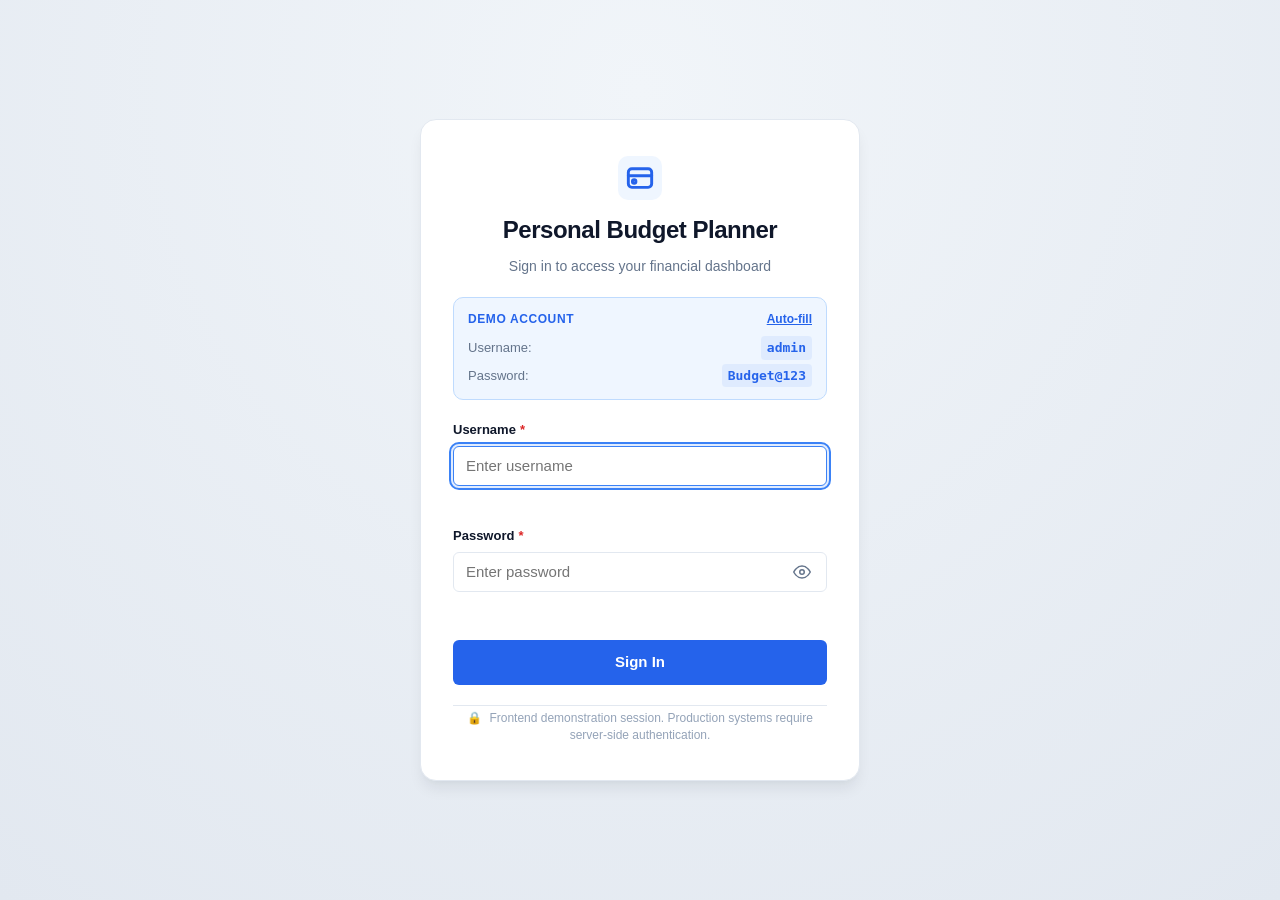
<file: index.html>
<!DOCTYPE html>
<html lang="en">
<head>
  <meta charset="UTF-8">
  <meta name="viewport" content="width=device-width, initial-scale=1.0">
  <title>Personal Budget Planner</title>
  <meta name="description" content="A clean, responsive personal budget planner and expense tracker built with vanilla HTML, CSS, and JavaScript.">
  <link rel="stylesheet" href="style.css">
  <script>
    // Immediate authentication check: redirect unauthenticated access to login page
    (function () {
      if (sessionStorage.getItem('budgetPlanner_auth') !== 'true') {
        window.location.replace('login.html');
      }
    })();
  </script>
</head>
<body>
  <div class="app-container">
    <!-- Header: Title, Month Selector, Currency, & Global Actions -->
    <header class="app-header">
      <div class="header-brand">
        <div class="brand-icon" aria-hidden="true">
          <svg width="24" height="24" viewBox="0 0 24 24" fill="none" stroke="currentColor" stroke-width="2.5" stroke-linecap="round" stroke-linejoin="round">
            <rect x="2" y="4" width="20" height="16" rx="3"></rect>
            <path d="M2 10h20"></path>
            <circle cx="7" cy="15" r="1.5"></circle>
          </svg>
        </div>
        <div>
          <h1 class="brand-title">Personal Budget Planner</h1>
          <p class="brand-subtitle">Smart financial management for every month</p>
        </div>
      </div>

      <div class="header-controls">
        <!-- Month Picker -->
        <div class="control-group">
          <label for="month-picker" class="control-label">Month</label>
          <input type="month" id="month-picker" class="form-input month-input" aria-label="Select budget month">
        </div>

        <!-- Currency Selector -->
        <div class="control-group">
          <label for="currency-select" class="control-label">Currency</label>
          <div class="currency-select-wrapper">
            <select id="currency-select" class="form-select currency-select" aria-label="Select currency">
              <option value="INR">INR (₹)</option>
              <option value="USD">USD ($)</option>
              <option value="EUR">EUR (€)</option>
              <option value="GBP">GBP (£)</option>
            </select>
            <span class="currency-select-arrow" aria-hidden="true"></span>
          </div>
        </div>

        <!-- Global Action Buttons -->
        <div class="header-actions">
          <button type="button" id="btn-clear-month" class="btn btn-outline-warning btn-sm" title="Clear all transactions and budget for this month">Clear this month</button>
          <button type="button" id="btn-reset-all" class="btn btn-outline-danger btn-sm" title="Reset all data across all months">Reset all data</button>
          <button type="button" id="btn-logout" class="btn btn-outline-secondary btn-sm" title="Log out of demo account">Logout</button>
        </div>
      </div>
    </header>

    <!-- 5 Summary Cards Grid -->
    <section class="summary-grid" aria-label="Monthly Financial Summary">
      <!-- Card 1: Monthly Budget -->
      <div class="summary-card" id="card-wrapper-budget">
        <div class="card-header">
          <span class="card-title">Monthly Budget</span>
          <span class="card-badge" id="budget-status-badge">Target</span>
        </div>
        <div class="card-value" id="card-budget">₹0.00</div>
        <!-- Inline Form to Set Budget -->
        <form id="budget-form" class="budget-form" novalidate>
          <div class="budget-input-group">
            <input type="number" id="budget-input" class="form-input form-input-sm" min="0" step="0.01" placeholder="Set budget" aria-label="Enter budget amount for this month">
            <button type="submit" id="btn-set-budget" class="btn btn-primary btn-sm">Set</button>
          </div>
          <span class="field-error" id="err-budget" aria-live="polite"></span>
        </form>
      </div>

      <!-- Card 2: Total Income -->
      <div class="summary-card" id="card-wrapper-income">
        <div class="card-header">
          <span class="card-title">Total Income</span>
          <span class="card-icon text-income" aria-hidden="true">↑</span>
        </div>
        <div class="card-value text-income" id="card-income">₹0.00</div>
        <div class="card-footer">
          <span class="card-subtext" id="income-count-text">0 transactions</span>
        </div>
      </div>

      <!-- Card 3: Total Expenses -->
      <div class="summary-card" id="card-wrapper-expenses">
        <div class="card-header">
          <span class="card-title">Total Expenses</span>
          <span class="card-icon text-expense" aria-hidden="true">↓</span>
        </div>
        <div class="card-value text-expense" id="card-expenses">₹0.00</div>
        <div class="card-footer">
          <span class="card-subtext" id="expense-count-text">0 transactions</span>
        </div>
      </div>

      <!-- Card 4: Budget Remaining -->
      <div class="summary-card" id="card-wrapper-remaining">
        <div class="card-header">
          <span class="card-title">Budget Remaining</span>
          <span class="card-sublabel">Budget − Expenses</span>
        </div>
        <div class="card-value" id="card-remaining">₹0.00</div>
        <div class="card-footer">
          <span class="card-subtext" id="remaining-status-text">Within budget</span>
        </div>
      </div>

      <!-- Card 5: Balance -->
      <div class="summary-card" id="card-wrapper-balance">
        <div class="card-header">
          <span class="card-title">Balance</span>
          <span class="card-sublabel">Income − Expenses</span>
        </div>
        <div class="card-value" id="card-balance">₹0.00</div>
        <div class="card-footer">
          <span class="card-subtext" id="balance-status-text">Net monthly cash flow</span>
        </div>
      </div>
    </section>

    <!-- Budget Progress Bar & Warning Section -->
    <section class="progress-section" aria-label="Budget Progress">
      <div class="progress-header">
        <div class="progress-title-wrap">
          <h2 class="section-title">Budget Usage</h2>
          <span class="progress-badge" id="progress-badge">No budget set</span>
        </div>
        <div class="progress-stats">
          <span id="progress-spent-text">₹0.00 spent</span>
          <span class="progress-divider">•</span>
          <span id="progress-percentage-text">No budget set</span>
        </div>
      </div>

      <div class="progress-track" role="progressbar" aria-valuemin="0" aria-valuemax="100" aria-valuenow="0" id="progress-track">
        <div class="progress-fill" id="progress-fill" style="width: 0%;"></div>
      </div>

      <!-- Warning & Over-budget Alert Message Box -->
      <div id="budget-alert" class="budget-alert hidden" role="alert" aria-live="polite">
        <span class="alert-icon" id="alert-icon" aria-hidden="true">⚠️</span>
        <div class="alert-content">
          <p class="alert-message" id="alert-message"></p>
        </div>
      </div>
    </section>

    <!-- Main Workspace (Desktop: 2 Columns, Mobile: 1 Column) -->
    <main class="main-layout">
      <!-- Left Column: Add/Edit Transaction Form & Category Breakdown -->
      <div class="layout-column left-column">
        <!-- Add/Edit Transaction Card -->
        <section class="card form-card" aria-labelledby="form-heading">
          <div class="card-header-bar">
            <h2 id="form-heading" class="card-heading">Add Transaction</h2>
            <span class="edit-mode-indicator hidden" id="edit-indicator">Editing</span>
          </div>

          <form id="transaction-form" novalidate>
            <!-- Transaction Type Segmented Control -->
            <div class="form-group">
              <label class="input-label" id="type-label">Transaction Type</label>
              <div class="segmented-control" role="radiogroup" aria-labelledby="type-label">
                <input type="radio" id="type-expense" name="tx-type" value="expense" checked class="sr-only">
                <label for="type-expense" class="segment-btn segment-btn-expense" id="segment-label-expense">
                  <span class="segment-icon" aria-hidden="true">−</span> Expense
                </label>

                <input type="radio" id="type-income" name="tx-type" value="income" class="sr-only">
                <label for="type-income" class="segment-btn segment-btn-income" id="segment-label-income">
                  <span class="segment-icon" aria-hidden="true">+</span> Income
                </label>
              </div>
            </div>

            <!-- Description Input -->
            <div class="form-group">
              <div class="label-row">
                <label for="tx-desc" class="input-label">Description <span class="required">*</span></label>
                <span class="char-count" id="desc-char-count">0 / 60</span>
              </div>
              <input type="text" id="tx-desc" class="form-input" placeholder="e.g. Grocery shopping, Freelance project" maxlength="60" required aria-describedby="err-desc">
              <span class="field-error" id="err-desc" aria-live="polite"></span>
            </div>

            <div class="form-row">
              <!-- Amount Input -->
              <div class="form-group col-half">
                <label for="tx-amount" class="input-label">Amount <span class="required">*</span></label>
                <div class="input-currency-wrapper">
                  <span class="input-currency-symbol" id="form-currency-symbol">₹</span>
                  <input type="number" id="tx-amount" class="form-input" placeholder="0.00" step="0.01" min="0.01" required aria-describedby="err-amount">
                </div>
                <span class="field-error" id="err-amount" aria-live="polite"></span>
              </div>

              <!-- Date Input -->
              <div class="form-group col-half">
                <label for="tx-date" class="input-label">Date <span class="required">*</span></label>
                <input type="date" id="tx-date" class="form-input" required aria-describedby="err-date">
                <span class="field-error" id="err-date" aria-live="polite"></span>
              </div>
            </div>

            <!-- Category Select -->
            <div class="form-group">
              <label for="tx-category" class="input-label">Category <span class="required">*</span></label>
              <select id="tx-category" class="form-select" required aria-describedby="err-category">
                <!-- Dynamically populated based on transaction type -->
              </select>
              <span class="field-error" id="err-category" aria-live="polite"></span>
            </div>

            <!-- Action Buttons -->
            <div class="form-actions">
              <button type="submit" id="btn-submit-tx" class="btn btn-primary btn-block">Add Transaction</button>
              <button type="button" id="btn-cancel-edit" class="btn btn-secondary btn-block hidden">Cancel Edit</button>
            </div>
          </form>
        </section>

        <!-- Spending by Category Breakdown Card -->
        <section class="card breakdown-card" aria-labelledby="breakdown-heading">
          <div class="card-header-bar">
            <h2 id="breakdown-heading" class="card-heading">Spending by Category</h2>
            <span class="badge-neutral" id="breakdown-month-text">Expenses</span>
          </div>
          <div id="category-breakdown-list" class="category-breakdown-list">
            <!-- Dynamically populated bars sorted high to low -->
          </div>
        </section>
      </div>

      <!-- Right Column: Transaction History & Filters -->
      <div class="layout-column right-column">
        <section class="card history-card" aria-labelledby="history-heading">
          <div class="card-header-bar">
            <div class="history-title-group">
              <h2 id="history-heading" class="card-heading">Transactions</h2>
              <span class="count-badge" id="tx-count-badge">0 items</span>
            </div>
          </div>

          <!-- Filters Bar -->
          <div class="filters-bar" aria-label="Transaction Filters">
            <!-- Type Filter -->
            <div class="filter-item">
              <label for="filter-type" class="filter-label">Type</label>
              <select id="filter-type" class="form-select filter-select" aria-label="Filter transactions by type">
                <option value="all">All Types</option>
                <option value="expense">Expenses Only</option>
                <option value="income">Income Only</option>
              </select>
            </div>

            <!-- Category Filter -->
            <div class="filter-item">
              <label for="filter-category" class="filter-label">Category</label>
              <select id="filter-category" class="form-select filter-select" aria-label="Filter transactions by category">
                <option value="all">All Categories</option>
                <!-- Populated dynamically -->
              </select>
            </div>
          </div>

          <!-- Transactions Table -->
          <div class="table-responsive">
            <table class="tx-table" id="tx-table" aria-label="List of transactions for the selected month">
              <thead>
                <tr>
                  <th scope="col">Description</th>
                  <th scope="col">Category</th>
                  <th scope="col">Date</th>
                  <th scope="col" class="text-right">Amount</th>
                  <th scope="col" class="text-center">Actions</th>
                </tr>
              </thead>
              <tbody id="tx-list-body">
                <!-- Dynamically populated via event delegation -->
              </tbody>
            </table>
          </div>

          <!-- Empty State Container -->
          <div id="tx-empty-state" class="empty-state hidden" aria-live="polite">
            <div class="empty-icon" aria-hidden="true">📊</div>
            <h3 class="empty-title">No transactions found</h3>
            <p class="empty-message" id="empty-state-message">No transactions recorded for this month. Add an income or expense to get started.</p>
          </div>
        </section>
      </div>
    </main>
  </div>

  <!-- Reusable Accessible Confirmation Modal -->
  <div id="confirm-modal" class="modal-backdrop hidden" role="dialog" aria-modal="true" aria-labelledby="confirm-modal-title" aria-describedby="confirm-modal-msg">
    <div class="modal-card">
      <div class="modal-header">
        <h3 id="confirm-modal-title" class="modal-title">Confirm Action</h3>
        <button type="button" class="modal-close-btn" id="btn-close-modal" aria-label="Close dialog">&times;</button>
      </div>
      <div class="modal-body">
        <p id="confirm-modal-msg" class="modal-message">Are you sure you want to proceed?</p>
      </div>
      <div class="modal-footer">
        <button type="button" class="btn btn-secondary" id="btn-modal-cancel">Cancel</button>
        <button type="button" class="btn btn-danger" id="btn-modal-confirm">Confirm</button>
      </div>
    </div>
  </div>

  <!-- Accessible Toast Feedback Container -->
  <div id="toast-container" class="toast-container" aria-live="polite" aria-atomic="true"></div>

  <!-- Pure Vanilla JavaScript -->
  <script src="script.js"></script>
</body>
</html>
</file>
<file: style.css>
/* ==========================================================================
   Personal Budget Planner - Design System & Modern Responsive Styles
   No external dependencies, pure CSS variables & system font stack.
   ========================================================================== */

:root {
  /* System Font Stack */
  --font-family: -apple-system, BlinkMacSystemFont, "Segoe UI", Roboto, Helvetica, Arial, sans-serif, "Apple Color Emoji", "Segoe UI Emoji", "Segoe UI Symbol";

  /* Color Palette */
  --color-primary: #2563eb;
  --color-primary-hover: #1d4ed8;
  --color-primary-light: #eff6ff;
  --color-primary-border: #bfdbfe;

  --color-income: #059669;
  --color-income-hover: #047857;
  --color-income-bg: #ecfdf5;
  --color-income-border: #a7f3d0;

  --color-expense: #dc2626;
  --color-expense-hover: #b91c1c;
  --color-expense-bg: #fef2f2;
  --color-expense-border: #fecaca;

  --color-warning: #d97706;
  --color-warning-hover: #b45309;
  --color-warning-bg: #fffbeb;
  --color-warning-border: #fde68a;

  --color-danger: #dc2626;
  --color-danger-hover: #b91c1c;
  --color-danger-bg: #fef2f2;
  --color-danger-border: #fecaca;

  /* Neutrals & Surfaces */
  --bg-body: #f8fafc;
  --bg-card: #ffffff;
  --bg-subtle: #f1f5f9;
  --bg-hover: #f8fafc;
  --bg-input: #ffffff;

  --text-main: #0f172a;
  --text-muted: #64748b;
  --text-light: #94a3b8;

  --border-color: #e2e8f0;
  --border-hover: #cbd5e1;
  --border-focus: #3b82f6;

  /* Spacing & Radii */
  --radius-sm: 6px;
  --radius-md: 10px;
  --radius-lg: 16px;
  --radius-full: 9999px;

  /* Shadows */
  --shadow-xs: 0 1px 2px rgba(15, 23, 42, 0.04);
  --shadow-sm: 0 1px 3px rgba(15, 23, 42, 0.06), 0 1px 2px rgba(15, 23, 42, 0.04);
  --shadow-md: 0 4px 6px -1px rgba(15, 23, 42, 0.07), 0 2px 4px -2px rgba(15, 23, 42, 0.05);
  --shadow-lg: 0 10px 15px -3px rgba(15, 23, 42, 0.08), 0 4px 6px -4px rgba(15, 23, 42, 0.04);

  /* Transitions */
  --transition-fast: 0.15s ease;
  --transition-normal: 0.2s ease-in-out;
}

/* ==========================================================================
   CSS Reset & Base Rules
   ========================================================================== */
*, *::before, *::after {
  box-sizing: border-box;
  margin: 0;
  padding: 0;
}

html {
  font-size: 16px;
  text-size-adjust: 100%;
}

body {
  font-family: var(--font-family);
  background-color: var(--bg-body);
  color: var(--text-main);
  line-height: 1.5;
  -webkit-font-smoothing: antialiased;
  -moz-osx-font-smoothing: grayscale;
  min-height: 100vh;
  padding: 20px 16px 60px;
}

/* Accessible focus styling */
:focus-visible {
  outline: 2px solid var(--border-focus);
  outline-offset: 2px;
}

button, input, select {
  font-family: inherit;
  font-size: inherit;
  line-height: inherit;
}

button {
  cursor: pointer;
  border: none;
  background: transparent;
}

/* Screen reader only utility */
.sr-only {
  position: absolute;
  width: 1px;
  height: 1px;
  padding: 0;
  margin: -1px;
  overflow: hidden;
  clip: rect(0, 0, 0, 0);
  white-space: nowrap;
  border-width: 0;
}

.hidden {
  display: none !important;
}

/* Container */
.app-container {
  max-width: 1240px;
  margin: 0 auto;
  display: flex;
  flex-direction: column;
  gap: 24px;
}

/* ==========================================================================
   Header & Controls
   ========================================================================== */
.app-header {
  background: var(--bg-card);
  border: 1px solid var(--border-color);
  border-radius: var(--radius-lg);
  padding: 20px 24px;
  box-shadow: var(--shadow-sm);
  display: flex;
  align-items: center;
  justify-content: space-between;
  gap: 20px;
  flex-wrap: wrap;
}

.header-brand {
  display: flex;
  align-items: center;
  gap: 14px;
}

.brand-icon {
  width: 44px;
  height: 44px;
  background: var(--color-primary-light);
  color: var(--color-primary);
  border-radius: var(--radius-md);
  display: flex;
  align-items: center;
  justify-content: center;
  flex-shrink: 0;
}

.brand-title {
  font-size: 1.35rem;
  font-weight: 700;
  color: var(--text-main);
  letter-spacing: -0.02em;
}

.brand-subtitle {
  font-size: 0.85rem;
  color: var(--text-muted);
}

.header-controls {
  display: flex;
  align-items: center;
  gap: 16px;
  flex-wrap: wrap;
}

.control-group {
  display: flex;
  flex-direction: column;
  gap: 4px;
}

.control-label {
  font-size: 0.75rem;
  font-weight: 600;
  text-transform: uppercase;
  letter-spacing: 0.05em;
  color: var(--text-muted);
}

.month-input {
  min-width: 160px;
}

/* Currency Selector with Custom Dropdown Arrow */
.currency-select-wrapper {
  position: relative;
  display: inline-block;
  width: 100%;
}

.currency-select {
  -webkit-appearance: none;
  -moz-appearance: none;
  appearance: none;
  min-width: 115px;
  padding-right: 32px;
  background-color: var(--bg-input);
  cursor: pointer;
}

.currency-select::-ms-expand {
  display: none;
}

.currency-select-arrow {
  position: absolute;
  top: 50%;
  right: 12px;
  transform: translateY(-60%) rotate(45deg);
  width: 6px;
  height: 6px;
  border-right: 2px solid var(--text-muted);
  border-bottom: 2px solid var(--text-muted);
  pointer-events: none;
  transition: border-color var(--transition-fast);
}

.currency-select:focus ~ .currency-select-arrow {
  border-color: var(--color-primary);
}

.header-actions {
  display: flex;
  align-items: flex-end;
  gap: 8px;
  padding-top: 18px;
}


/* ==========================================================================
   Buttons
   ========================================================================== */
.btn {
  display: inline-flex;
  align-items: center;
  justify-content: center;
  gap: 6px;
  padding: 8px 16px;
  border-radius: var(--radius-sm);
  font-size: 0.875rem;
  font-weight: 600;
  transition: all var(--transition-fast);
  border: 1px solid transparent;
  white-space: nowrap;
}

.btn-sm {
  padding: 6px 12px;
  font-size: 0.8125rem;
}

.btn-block {
  width: 100%;
}

.btn-primary {
  background-color: var(--color-primary);
  color: #ffffff;
}

.btn-primary:hover {
  background-color: var(--color-primary-hover);
  box-shadow: var(--shadow-sm);
}

.btn-secondary {
  background-color: var(--bg-subtle);
  color: var(--text-main);
  border-color: var(--border-color);
}

.btn-secondary:hover {
  background-color: var(--border-hover);
}

.btn-outline-warning {
  background: transparent;
  color: var(--color-warning);
  border-color: var(--color-warning-border);
}

.btn-outline-warning:hover {
  background: var(--color-warning-bg);
  border-color: var(--color-warning);
}

.btn-outline-danger {
  background: transparent;
  color: var(--color-danger);
  border-color: var(--color-danger-border);
}

.btn-outline-danger:hover {
  background: var(--color-danger-bg);
  border-color: var(--color-danger);
}

.btn-outline-secondary {
  background: transparent;
  color: var(--text-muted);
  border-color: var(--border-color);
}

.btn-outline-secondary:hover {
  background: var(--bg-subtle);
  color: var(--text-main);
  border-color: var(--border-hover);
}

.btn-danger {
  background-color: var(--color-danger);
  color: #ffffff;
}

.btn-danger:hover {
  background-color: var(--color-danger-hover);
}

.btn-action-icon {
  width: 32px;
  height: 32px;
  padding: 0;
  border-radius: var(--radius-sm);
  display: inline-flex;
  align-items: center;
  justify-content: center;
  font-size: 0.875rem;
  transition: background var(--transition-fast), color var(--transition-fast);
}

.btn-action-edit {
  color: var(--color-primary);
}

.btn-action-edit:hover {
  background: var(--color-primary-light);
}

.btn-action-delete {
  color: var(--color-danger);
}

.btn-action-delete:hover {
  background: var(--color-danger-bg);
}

/* ==========================================================================
   Inputs, Forms & Form Controls
   ========================================================================== */
.form-input, .form-select {
  width: 100%;
  padding: 8px 12px;
  border: 1px solid var(--border-color);
  border-radius: var(--radius-sm);
  background-color: var(--bg-input);
  color: var(--text-main);
  font-size: 0.9375rem;
  transition: border-color var(--transition-fast), box-shadow var(--transition-fast);
}

.form-input-sm {
  padding: 6px 10px;
  font-size: 0.875rem;
}

.form-input:focus, .form-select:focus {
  border-color: var(--border-focus);
  box-shadow: 0 0 0 3px rgba(59, 130, 246, 0.15);
}

.form-input.is-invalid, .form-select.is-invalid {
  border-color: var(--color-danger);
  box-shadow: 0 0 0 3px rgba(220, 38, 38, 0.15);
}

.form-group {
  margin-bottom: 16px;
  display: flex;
  flex-direction: column;
  gap: 6px;
}

.form-row {
  display: flex;
  gap: 12px;
}

.col-half {
  flex: 1;
  min-width: 0;
}

.input-label {
  font-size: 0.8125rem;
  font-weight: 600;
  color: var(--text-main);
  display: flex;
  align-items: center;
  gap: 4px;
}

.label-row {
  display: flex;
  justify-content: space-between;
  align-items: center;
}

.char-count {
  font-size: 0.75rem;
  color: var(--text-muted);
}

.required {
  color: var(--color-danger);
}

.field-error {
  font-size: 0.75rem;
  color: var(--color-danger);
  min-height: 18px;
  display: block;
}

.input-currency-wrapper {
  position: relative;
  display: flex;
  align-items: center;
}

.input-currency-symbol {
  position: absolute;
  left: 12px;
  font-weight: 600;
  color: var(--text-muted);
  pointer-events: none;
}

.input-currency-wrapper .form-input {
  padding-left: 28px;
}

/* ==========================================================================
   Segmented Control (Income / Expense)
   ========================================================================== */
.segmented-control {
  display: flex;
  background-color: var(--bg-subtle);
  border-radius: var(--radius-md);
  padding: 4px;
  gap: 4px;
  border: 1px solid var(--border-color);
  user-select: none;
}

.segment-btn {
  flex: 1;
  display: inline-flex;
  align-items: center;
  justify-content: center;
  gap: 8px;
  padding: 8px 12px;
  border-radius: calc(var(--radius-md) - 2px);
  font-size: 0.875rem;
  font-weight: 600;
  color: var(--text-muted);
  cursor: pointer;
  transition: all var(--transition-fast);
  text-align: center;
}

.segment-icon {
  font-size: 1rem;
  font-weight: 700;
}

.segment-btn:hover {
  color: var(--text-main);
}

/* Active Segmented States */
#type-expense:checked ~ .segmented-control label[for="type-expense"],
.segmented-control:has(#type-expense:checked) label[for="type-expense"],
input#type-expense:checked + label.segment-btn-expense {
  background-color: var(--color-expense-bg);
  color: var(--color-expense);
  box-shadow: var(--shadow-xs);
  border: 1px solid var(--color-expense-border);
}

input#type-income:checked + label.segment-btn-income {
  background-color: var(--color-income-bg);
  color: var(--color-income);
  box-shadow: var(--shadow-xs);
  border: 1px solid var(--color-income-border);
}

/* Focus styles for keyboard accessibility */
.segmented-control input:focus-visible + label {
  outline: 2px solid var(--border-focus);
  outline-offset: 1px;
}

/* ==========================================================================
   5 Summary Cards Grid
   ========================================================================== */
.summary-grid {
  display: grid;
  grid-template-columns: repeat(5, 1fr);
  gap: 16px;
}

.summary-card {
  background: var(--bg-card);
  border: 1px solid var(--border-color);
  border-radius: var(--radius-lg);
  padding: 18px 20px;
  box-shadow: var(--shadow-sm);
  display: flex;
  flex-direction: column;
  justify-content: space-between;
  min-height: 140px;
  transition: transform var(--transition-fast), box-shadow var(--transition-fast);
}

.summary-card:hover {
  transform: translateY(-2px);
  box-shadow: var(--shadow-md);
}

.card-header {
  display: flex;
  align-items: center;
  justify-content: space-between;
  gap: 8px;
  margin-bottom: 8px;
}

.card-title {
  font-size: 0.8125rem;
  font-weight: 600;
  color: var(--text-muted);
  text-transform: uppercase;
  letter-spacing: 0.04em;
}

.card-badge {
  font-size: 0.7rem;
  font-weight: 600;
  padding: 2px 8px;
  border-radius: var(--radius-full);
  background: var(--bg-subtle);
  color: var(--text-muted);
}

.card-icon {
  font-size: 1.1rem;
  font-weight: 700;
}

.card-sublabel {
  font-size: 0.7rem;
  color: var(--text-light);
  font-weight: 500;
}

.card-value {
  font-size: 1.625rem;
  font-weight: 800;
  color: var(--text-main);
  letter-spacing: -0.03em;
  margin: 4px 0 10px;
  word-break: break-all;
}

/* Negative values highlighted in red */
.card-value.negative {
  color: var(--color-danger) !important;
}

.text-income {
  color: var(--color-income);
}

.text-expense {
  color: var(--color-expense);
}

.card-footer {
  margin-top: auto;
}

.card-subtext {
  font-size: 0.75rem;
  color: var(--text-muted);
}

/* Card 1: Inline Budget Form */
.budget-form {
  margin-top: 4px;
}

.budget-input-group {
  display: flex;
  gap: 6px;
  align-items: center;
}

.budget-form .field-error {
  min-height: 14px;
  font-size: 0.7rem;
  margin-top: 2px;
}

/* ==========================================================================
   Progress Bar & Warning Section
   ========================================================================== */
.progress-section {
  background: var(--bg-card);
  border: 1px solid var(--border-color);
  border-radius: var(--radius-lg);
  padding: 20px 24px;
  box-shadow: var(--shadow-sm);
  display: flex;
  flex-direction: column;
  gap: 14px;
}

.progress-header {
  display: flex;
  align-items: center;
  justify-content: space-between;
  flex-wrap: wrap;
  gap: 12px;
}

.progress-title-wrap {
  display: flex;
  align-items: center;
  gap: 10px;
}

.section-title {
  font-size: 1.125rem;
  font-weight: 700;
  color: var(--text-main);
  letter-spacing: -0.01em;
}

.progress-badge {
  font-size: 0.75rem;
  font-weight: 600;
  padding: 3px 10px;
  border-radius: var(--radius-full);
  background: var(--bg-subtle);
  color: var(--text-muted);
}

.progress-badge.badge-green {
  background: var(--color-income-bg);
  color: var(--color-income);
}

.progress-badge.badge-amber {
  background: var(--color-warning-bg);
  color: var(--color-warning);
}

.progress-badge.badge-red {
  background: var(--color-danger-bg);
  color: var(--color-danger);
}

.progress-stats {
  font-size: 0.875rem;
  font-weight: 600;
  color: var(--text-muted);
  display: flex;
  align-items: center;
  gap: 8px;
}

.progress-divider {
  color: var(--text-light);
}

.progress-track {
  height: 12px;
  background-color: var(--bg-subtle);
  border-radius: var(--radius-full);
  overflow: hidden;
  position: relative;
  box-shadow: inset 0 1px 2px rgba(0, 0, 0, 0.06);
}

.progress-fill {
  height: 100%;
  width: 0%;
  border-radius: var(--radius-full);
  transition: width 0.3s ease-out, background-color 0.3s ease;
  background-color: #cbd5e1;
}

.progress-fill.fill-green {
  background-color: #10b981;
}

.progress-fill.fill-amber {
  background-color: #f59e0b;
}

.progress-fill.fill-red {
  background-color: #ef4444;
}

/* Alert Message Box */
.budget-alert {
  display: flex;
  align-items: flex-start;
  gap: 12px;
  padding: 12px 16px;
  border-radius: var(--radius-md);
  font-size: 0.875rem;
  line-height: 1.45;
  border: 1px solid transparent;
}

.budget-alert.alert-warning {
  background-color: var(--color-warning-bg);
  border-color: var(--color-warning-border);
  color: #92400e;
}

.budget-alert.alert-danger {
  background-color: var(--color-danger-bg);
  border-color: var(--color-danger-border);
  color: #991b1b;
}

.alert-icon {
  font-size: 1.25rem;
  line-height: 1;
}

.alert-message {
  font-weight: 500;
}

/* ==========================================================================
   Two-Column Main Workspace
   ========================================================================== */
.main-layout {
  display: grid;
  grid-template-columns: minmax(340px, 420px) 1fr;
  gap: 24px;
  align-items: start;
}

.layout-column {
  display: flex;
  flex-direction: column;
  gap: 24px;
}

.card {
  background: var(--bg-card);
  border: 1px solid var(--border-color);
  border-radius: var(--radius-lg);
  padding: 24px;
  box-shadow: var(--shadow-sm);
}

.card-header-bar {
  display: flex;
  align-items: center;
  justify-content: space-between;
  margin-bottom: 20px;
  gap: 12px;
}

.card-heading {
  font-size: 1.125rem;
  font-weight: 700;
  color: var(--text-main);
  letter-spacing: -0.01em;
}

.edit-mode-indicator {
  font-size: 0.75rem;
  font-weight: 600;
  padding: 2px 8px;
  border-radius: var(--radius-full);
  background: var(--color-primary-light);
  color: var(--color-primary);
  border: 1px solid var(--color-primary-border);
}

.form-actions {
  display: flex;
  flex-direction: column;
  gap: 10px;
  margin-top: 8px;
}

/* ==========================================================================
   Spending by Category Breakdown
   ========================================================================== */
.badge-neutral {
  font-size: 0.75rem;
  font-weight: 600;
  padding: 2px 8px;
  border-radius: var(--radius-full);
  background: var(--bg-subtle);
  color: var(--text-muted);
}

.category-breakdown-list {
  display: flex;
  flex-direction: column;
  gap: 14px;
}

.cat-item {
  display: flex;
  flex-direction: column;
  gap: 6px;
}

.cat-item-header {
  display: flex;
  justify-content: space-between;
  align-items: center;
  font-size: 0.875rem;
}

.cat-item-name {
  font-weight: 600;
  color: var(--text-main);
}

.cat-item-value {
  font-weight: 700;
  color: var(--text-main);
  display: flex;
  gap: 6px;
  align-items: center;
}

.cat-item-pct {
  font-size: 0.75rem;
  font-weight: 600;
  color: var(--text-muted);
}

.cat-track {
  height: 8px;
  background-color: var(--bg-subtle);
  border-radius: var(--radius-full);
  overflow: hidden;
}

.cat-fill {
  height: 100%;
  border-radius: var(--radius-full);
  background-color: var(--color-primary);
  transition: width 0.25s ease-out;
}

.empty-breakdown {
  text-align: center;
  padding: 30px 16px;
  color: var(--text-muted);
  font-size: 0.875rem;
}

/* ==========================================================================
   Transaction History & Table
   ========================================================================== */
.history-header {
  display: flex;
  justify-content: space-between;
  align-items: center;
  margin-bottom: 16px;
}

.history-title-group {
  display: flex;
  align-items: center;
  gap: 10px;
}

.count-badge {
  font-size: 0.75rem;
  font-weight: 600;
  padding: 2px 8px;
  border-radius: var(--radius-full);
  background: var(--color-primary-light);
  color: var(--color-primary);
}

.filters-bar {
  display: flex;
  gap: 12px;
  margin-bottom: 18px;
  flex-wrap: wrap;
}

.filter-item {
  display: flex;
  align-items: center;
  gap: 8px;
  flex: 1;
  min-width: 140px;
}

.filter-label {
  font-size: 0.8125rem;
  font-weight: 600;
  color: var(--text-muted);
  white-space: nowrap;
}

.filter-select {
  padding: 6px 10px;
  font-size: 0.875rem;
}

.table-responsive {
  width: 100%;
  overflow-x: auto;
  -webkit-overflow-scrolling: touch;
}

.tx-table {
  width: 100%;
  border-collapse: separate;
  border-spacing: 0;
  font-size: 0.875rem;
  text-align: left;
}

.tx-table th {
  background-color: var(--bg-subtle);
  color: var(--text-muted);
  font-weight: 600;
  font-size: 0.75rem;
  text-transform: uppercase;
  letter-spacing: 0.05em;
  padding: 10px 14px;
  border-bottom: 1px solid var(--border-color);
}

.tx-table th:first-child {
  border-top-left-radius: var(--radius-sm);
}

.tx-table th:last-child {
  border-top-right-radius: var(--radius-sm);
}

.tx-table td {
  padding: 12px 14px;
  border-bottom: 1px solid var(--border-color);
  color: var(--text-main);
  vertical-align: middle;
}

.tx-table tr:last-child td {
  border-bottom: none;
}

.tx-table tbody tr {
  transition: background-color var(--transition-fast);
}

.tx-table tbody tr:hover {
  background-color: var(--bg-hover);
}

.tx-desc-cell {
  font-weight: 600;
  color: var(--text-main);
  max-width: 200px;
  word-break: break-word;
}

.tx-category-badge {
  display: inline-block;
  padding: 3px 8px;
  border-radius: var(--radius-sm);
  background-color: var(--bg-subtle);
  font-size: 0.75rem;
  font-weight: 500;
  color: var(--text-muted);
  white-space: nowrap;
}

.tx-date-cell {
  color: var(--text-muted);
  font-size: 0.8125rem;
  white-space: nowrap;
}

.tx-amount-cell {
  font-weight: 700;
  white-space: nowrap;
}

.text-right {
  text-align: right;
}

.text-center {
  text-align: center;
}

.tx-actions-cell {
  white-space: nowrap;
}

.tx-actions-wrapper {
  display: inline-flex;
  gap: 4px;
  align-items: center;
  justify-content: center;
}

/* Empty State */
.empty-state {
  text-align: center;
  padding: 48px 20px;
  color: var(--text-muted);
  display: flex;
  flex-direction: column;
  align-items: center;
  justify-content: center;
  gap: 8px;
}

.empty-icon {
  font-size: 2.5rem;
  line-height: 1;
  margin-bottom: 8px;
}

.empty-title {
  font-size: 1rem;
  font-weight: 700;
  color: var(--text-main);
}

.empty-message {
  font-size: 0.875rem;
  max-width: 320px;
  line-height: 1.45;
}

/* ==========================================================================
   Modals
   ========================================================================== */
.modal-backdrop {
  position: fixed;
  inset: 0;
  background-color: rgba(15, 23, 42, 0.55);
  backdrop-filter: blur(4px);
  -webkit-backdrop-filter: blur(4px);
  display: flex;
  align-items: center;
  justify-content: center;
  z-index: 1000;
  padding: 16px;
  animation: fadeIn var(--transition-fast) ease-out;
}

@keyframes fadeIn {
  from { opacity: 0; }
  to { opacity: 1; }
}

.modal-card {
  background: var(--bg-card);
  border-radius: var(--radius-lg);
  border: 1px solid var(--border-color);
  box-shadow: var(--shadow-lg);
  width: 100%;
  max-width: 440px;
  overflow: hidden;
  animation: popIn 0.2s cubic-bezier(0.16, 1, 0.3, 1);
}

@keyframes popIn {
  from { transform: scale(0.95); opacity: 0; }
  to { transform: scale(1); opacity: 1; }
}

.modal-header {
  display: flex;
  align-items: center;
  justify-content: space-between;
  padding: 18px 20px;
  border-bottom: 1px solid var(--border-color);
}

.modal-title {
  font-size: 1.05rem;
  font-weight: 700;
  color: var(--text-main);
}

.modal-close-btn {
  font-size: 1.35rem;
  color: var(--text-muted);
  line-height: 1;
  padding: 4px;
}

.modal-close-btn:hover {
  color: var(--text-main);
}

.modal-body {
  padding: 20px;
}

.modal-message {
  font-size: 0.9375rem;
  color: var(--text-main);
  line-height: 1.5;
}

.modal-footer {
  display: flex;
  justify-content: flex-end;
  gap: 10px;
  padding: 14px 20px;
  background-color: var(--bg-subtle);
  border-top: 1px solid var(--border-color);
}


/* ==========================================================================
   Toast Notifications
   ========================================================================== */
.toast-container {
  position: fixed;
  bottom: 24px;
  right: 24px;
  z-index: 1100;
  display: flex;
  flex-direction: column;
  gap: 10px;
  pointer-events: none;
}

.toast {
  pointer-events: auto;
  background-color: #0f172a;
  color: #ffffff;
  padding: 12px 18px;
  border-radius: var(--radius-md);
  font-size: 0.875rem;
  font-weight: 500;
  box-shadow: var(--shadow-lg);
  display: flex;
  align-items: center;
  gap: 10px;
  animation: slideToast 0.25s cubic-bezier(0.16, 1, 0.3, 1);
  transition: opacity 0.2s, transform 0.2s;
  max-width: 360px;
}

.toast-success {
  border-left: 4px solid var(--color-income);
}

.toast-error {
  border-left: 4px solid var(--color-danger);
}

.toast-info {
  border-left: 4px solid var(--color-primary);
}

@keyframes slideToast {
  from { transform: translateY(12px); opacity: 0; }
  to { transform: translateY(0); opacity: 1; }
}

/* ==========================================================================
   Responsive Layout (Under 880px: 1 Column, Responsive Table/Cards)
   ========================================================================== */
@media (max-width: 1024px) {
  .summary-grid {
    grid-template-columns: repeat(3, 1fr);
  }
  
  #card-wrapper-remaining, #card-wrapper-balance {
    grid-column: span 1;
  }
}

@media (max-width: 880px) {
  body {
    padding: 14px 12px 40px;
  }

  .app-container {
    gap: 16px;
  }

  .app-header {
    flex-direction: column;
    align-items: flex-start;
    padding: 16px;
    gap: 16px;
  }

  .header-controls {
    width: 100%;
    flex-direction: column;
    align-items: stretch;
    gap: 12px;
  }

  .control-group {
    width: 100%;
  }

  .month-input {
    width: 100%;
  }

  .currency-select-wrapper {
    width: 100%;
  }

  .currency-select {
    width: 100%;
  }

  .header-actions {
    width: 100%;
    padding-top: 4px;
    justify-content: stretch;
  }

  .header-actions .btn {
    flex: 1;
  }


  /* Summary cards stack gracefully */
  .summary-grid {
    grid-template-columns: 1fr;
    gap: 12px;
  }

  .summary-card {
    min-height: auto;
    padding: 16px;
  }

  /* Workspace switches to 1 column */
  .main-layout {
    grid-template-columns: 1fr;
    gap: 16px;
  }

  .card {
    padding: 18px 16px;
  }

  .progress-section {
    padding: 16px;
  }

  .form-row {
    flex-direction: column;
    gap: 0;
  }

  .filters-bar {
    flex-direction: column;
    gap: 8px;
  }

  .filter-item {
    width: 100%;
  }

  .filter-select {
    width: 100%;
  }

  .toast-container {
    left: 16px;
    right: 16px;
    bottom: 16px;
  }

  .toast {
    max-width: 100%;
  }
}

/* ==========================================================================
   Login Page Styles
   ========================================================================== */
body.login-page-body {
  background: radial-gradient(circle at 50% 10%, #f1f5f9 0%, #e2e8f0 100%);
  min-height: 100vh;
  display: flex;
  align-items: center;
  justify-content: center;
  padding: 24px 16px;
  margin: 0;
}

.login-container {
  width: 100%;
  max-width: 440px;
  margin: 0 auto;
}

.login-card {
  background: var(--bg-card);
  border: 1px solid var(--border-color);
  border-radius: var(--radius-lg);
  box-shadow: var(--shadow-lg);
  padding: 36px 32px;
  display: flex;
  flex-direction: column;
  gap: 20px;
}

.login-header {
  text-align: center;
  display: flex;
  flex-direction: column;
  align-items: center;
  gap: 8px;
}

.login-brand-icon {
  margin-bottom: 4px;
}

.login-title {
  font-size: 1.5rem;
  font-weight: 700;
  color: var(--text-main);
  letter-spacing: -0.02em;
}

.login-subtitle {
  font-size: 0.875rem;
  color: var(--text-muted);
}

/* Demo Credentials Box */
.demo-credentials-box {
  background: var(--color-primary-light);
  border: 1px solid var(--color-primary-border);
  border-radius: var(--radius-md);
  padding: 12px 14px;
  display: flex;
  flex-direction: column;
  gap: 8px;
}

.demo-credentials-header {
  display: flex;
  align-items: center;
  justify-content: space-between;
}

.demo-credentials-badge {
  font-size: 0.75rem;
  font-weight: 700;
  text-transform: uppercase;
  letter-spacing: 0.05em;
  color: var(--color-primary);
}

.btn-autofill-demo {
  background: transparent;
  color: var(--color-primary);
  font-size: 0.75rem;
  font-weight: 600;
  text-decoration: underline;
  padding: 0;
  cursor: pointer;
  transition: color var(--transition-fast);
}

.btn-autofill-demo:hover {
  color: var(--color-primary-hover);
}

.demo-credentials-grid {
  display: flex;
  flex-direction: column;
  gap: 4px;
}

.demo-cred-row {
  display: flex;
  align-items: center;
  justify-content: space-between;
  font-size: 0.8125rem;
}

.demo-cred-label {
  color: var(--text-muted);
}

.demo-cred-code {
  font-family: ui-monospace, SFMono-Regular, Menlo, Monaco, Consolas, monospace;
  font-size: 0.8125rem;
  background: rgba(37, 99, 235, 0.08);
  padding: 2px 6px;
  border-radius: 4px;
  color: var(--color-primary);
  font-weight: 600;
}

/* Login Alert */
.login-alert {
  display: flex;
  align-items: center;
  gap: 10px;
  padding: 12px 14px;
  border-radius: var(--radius-sm);
  background-color: var(--color-danger-bg);
  border: 1px solid var(--color-danger-border);
  color: var(--color-danger);
  font-size: 0.875rem;
  font-weight: 500;
}

.login-alert-text {
  margin: 0;
}

/* Password Input Wrapper & Show/Hide Button */
.password-input-wrapper {
  position: relative;
  display: flex;
  align-items: center;
}

.password-input-wrapper .password-input {
  padding-right: 42px;
}

.btn-toggle-password {
  position: absolute;
  right: 10px;
  top: 50%;
  transform: translateY(-50%);
  display: flex;
  align-items: center;
  justify-content: center;
  padding: 6px;
  color: var(--text-muted);
  border-radius: var(--radius-sm);
  transition: color var(--transition-fast), background var(--transition-fast);
}

.btn-toggle-password:hover {
  color: var(--text-main);
  background: var(--bg-subtle);
}

.btn-login {
  margin-top: 8px;
  padding: 10px 16px;
  font-size: 0.9375rem;
}

/* Login Security Footer */
.login-footer {
  text-align: center;
  padding-top: 4px;
  border-top: 1px solid var(--border-color);
}

.login-security-note {
  font-size: 0.75rem;
  color: var(--text-light);
  line-height: 1.4;
  margin: 0;
}

.security-lock {
  margin-right: 4px;
}

@media (max-width: 480px) {
  .login-card {
    padding: 24px 20px;
  }

  .login-title {
    font-size: 1.35rem;
  }
}
</file>
